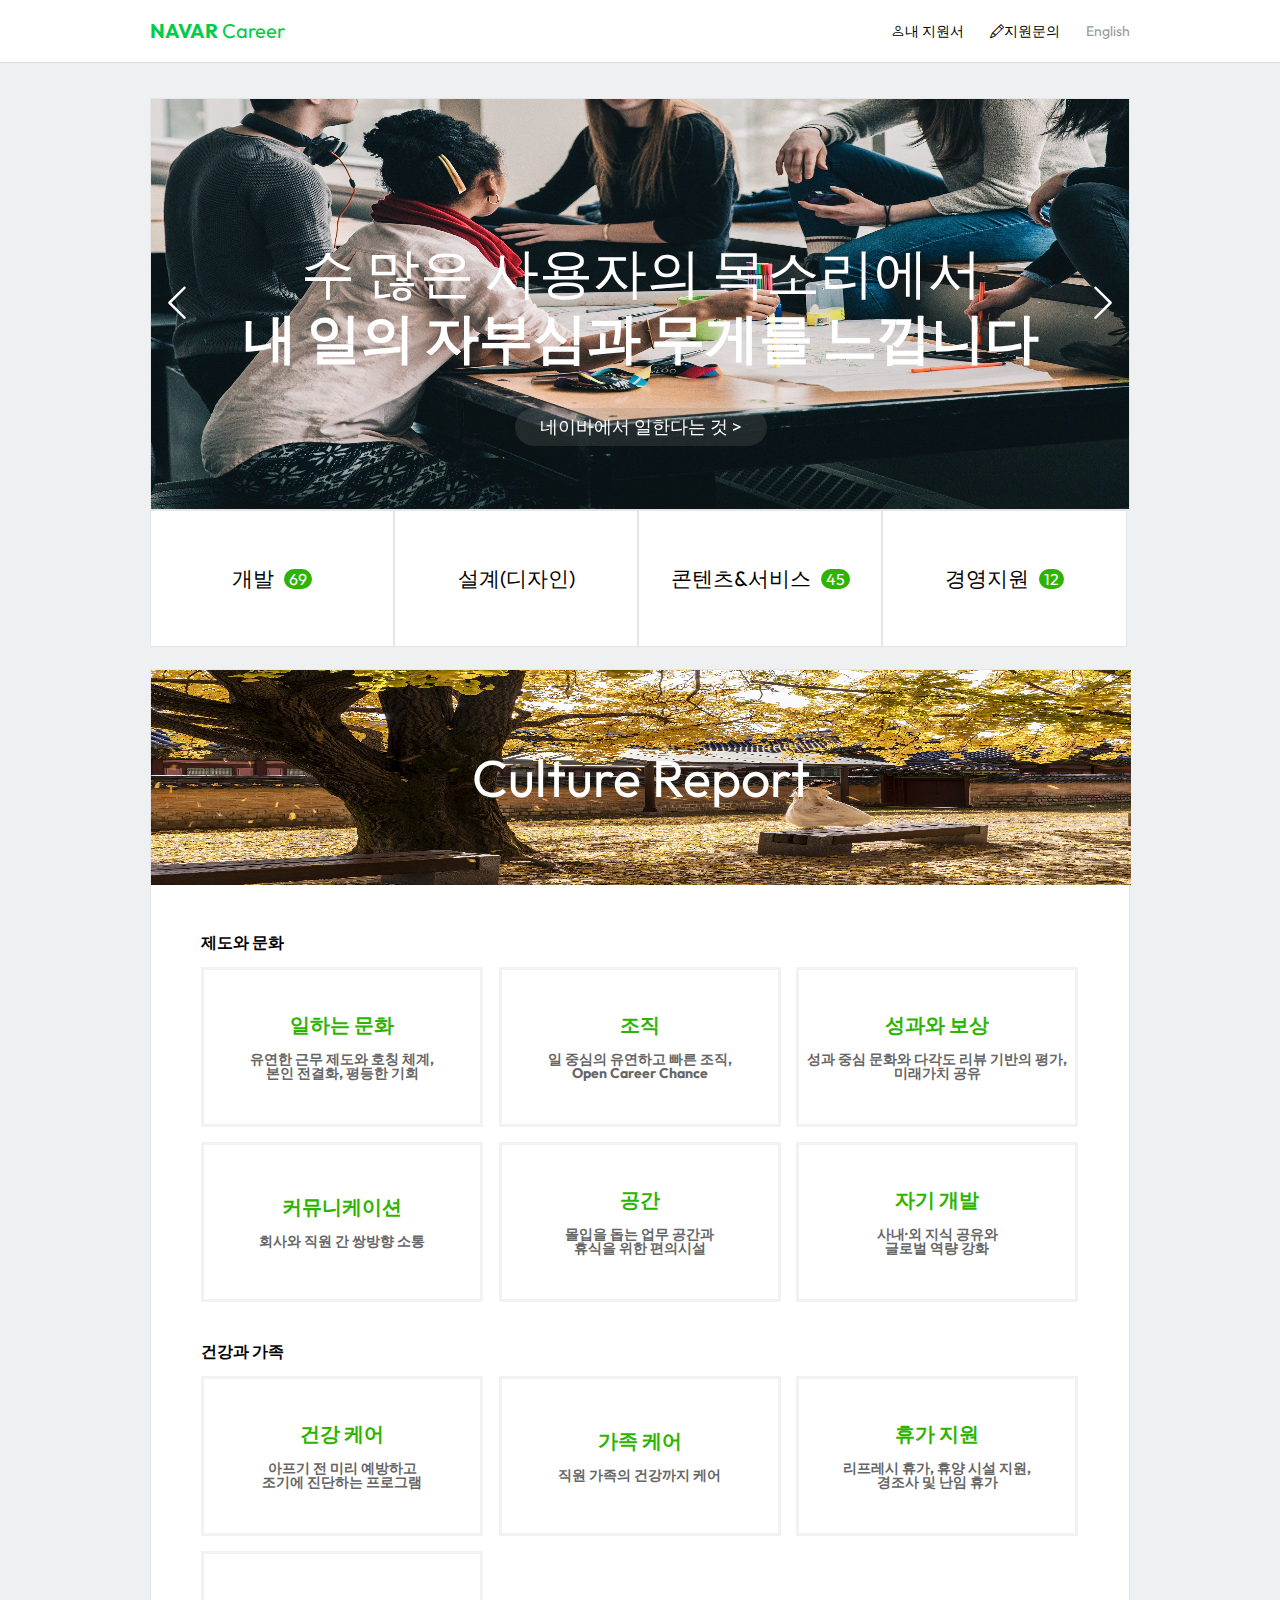
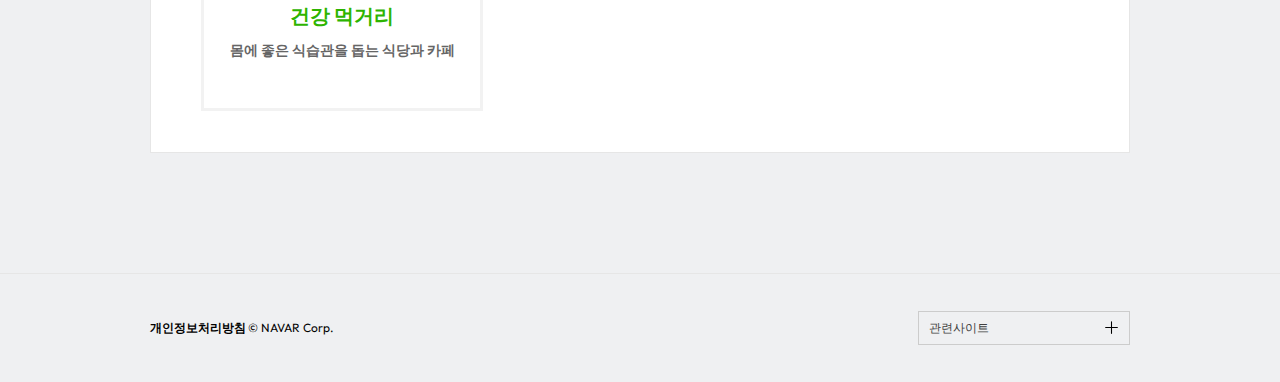
<file: naver_clone/index.html>
<!DOCTYPE html>
<html lang="ko">
<head>
    <meta charset="UTF-8">
    <meta http-equiv="X-UA-Compatible" content="IE=edge">
    <meta name="viewport" content="width=device-width, initial-scale=1.0">
    <title>navar</title>
    <link rel="stylesheet" href="reset.css">
    <link rel="stylesheet" href="https://cdn.jsdelivr.net/npm/bootstrap-icons@1.7.1/font/bootstrap-icons.css">
    <link rel="preconnect" href="https://fonts.googleapis.com">
    <link rel="preconnect" href="https://fonts.gstatic.com" crossorigin>
    <link href="https://fonts.googleapis.com/css2?family=Outfit:wght@400;700;900&display=swap" rel="stylesheet">
    <link rel="stylesheet" href="style.css">
</head>
<body>
    <header>
        <div class="header-wrap">
            <nav>
                <h1><strong>NAVAR</strong> Career</h1>
                <button type="button" class="mobi-list_btn"><i class="bi bi-list"></i></button>
                <ul>
                    <li><a href=""><i class="bi bi-person"></i>내 지원서</a></li>
                    <li><a href=""><i class="bi bi-pencil"></i>지원문의</a></li>
                    <li><a href="" class="txt-changelang">English</a></li>
                </ul>
            </nav>
        </div>
    </header>

    <main>
        <section class="section-recruit">
            <h2 class="txt-hide">채용정보관련</h2>
            <div class="slider-box">
                <button type="button" class="btn-left"><i class="bi bi-chevron-left"></i></button>
                <button type="button" class="btn-right"><i class="bi bi-chevron-right"></i></button>
                <div class="slider">
                    <div class="item-slide">
                        <img src="circle-scatter-haikei.png" alt="" class="img-service">
                        <p class="txt-person">SHOW YOUR CONTENT<br>네이바 신입 공채 : 서비스&비즈니스 직군</p>
                        <a href="" class="link-naver_work">지원하기 > </a>
                    </div>
                    <div class="item-slide">
                        <img src="people-g74a918f9c_1920.jpg" alt="" class="img-person">
                        <p class="txt-person">수 많은 사용자의 목소리에서<br><strong>내 일의 자부심과 무게를 느낍니다</strong></p>
                        <a href="" class="link-naver_work">네이바에서 일한다는 것 > </a>
                    </div>
                    <div class="item-slide">
                        <img src="low-poly-grid-haikei.png" alt="" class="img-tec">
                        <p class="txt-person">BE ON THE FAST TRACK<br>네이바 월간 영입 : 기술직군</p>
                        <a href="" class="link-naver_work">지원하기 > </a>
                    </div>
                    <div class="item-slide">
                        <img src="circle-scatter-haikei.png" alt="" class="img-service">
                        <p class="txt-person">SHOW YOUR CONTENT<br>네이바 신입 공채 : 서비스&비즈니스 직군</p>
                        <a href="" class="link-naver_work">지원하기 > </a>
                    </div>
                    <div class="item-slide">
                        <img src="people-g74a918f9c_1920.jpg" alt="" class="img-person">
                        <p class="txt-person">수 많은 사용자의 목소리에서<br><strong>내 일의 자부심과 무게를 느낍니다</strong></p>
                        <a href="" class="link-naver_work">네이바에서 일한다는 것 > </a>
                    </div>
                    
                </div>
                
            </div>
            <ul>
                <li><a href="">개발</a></li>
                <li><a href="">설계(디자인)</a></li>
                <li><a href="">콘텐츠&서비스</a></li>
                <li><a href="">경영지원</a></li>
            </ul>
        </section>

        <section class="section-culture">
            <h2 class="txt-hide">회사문화관련</h2>
            <div class="imgbox">
                <img src="gyeongbok-palace-gc2d291620_1920.jpg" alt="" class="img-cultrue">
                <em class="txt-culture">Culture Report</em>
            </div>
            <ul class="list-culture_wrap">
                <li class="policy-culture">
                    제도와 문화
                    <ul class="list-policy_culture">
                        <a href="">
                            <li>
                                <em>일하는 문화</em>
                                <p>유연한 근무 제도와 호칭 체계,<br> 본인 전결화, 평등한 기회</p>
                            </li>
                        </a>
                        <a href="">
                            <li>
                                <em>조직</em>
                                <p>일 중심의 유연하고 빠른 조직,<br> Open Career Chance</p>
                            </li>
                        </a>
                        <a href="">
                            <li>
                                <em>성과와 보상</em>
                                <p>성과 중심 문화와 다각도 리뷰 기반의 평가,<br> 미래가치 공유</p>
                            </li>
                        </a>
                        <a href="">
                            <li>
                                <em>커뮤니케이션</em>
                                <p>회사와 직원 간 쌍방향 소통</p>
                            </li>
                        </a>
                        <a href="">
                            <li>
                                <em>공간</em>
                                <p>몰입을 돕는 업무 공간과<br> 휴식을 위한 편의시설</p>
                            </li>
                        </a>
                        <a href="">
                            <li>
                                <em>자기 개발</em>
                                <p>사내·외 지식 공유와<br> 글로벌 역량 강화</p> 
                            </li>
                        </a>
                    
                    </ul>
                </li>

                <li class="policy-culture">건강과 가족
                    <ul class="list-policy_culture">
                        <a href="">
                            <li>
                                <em>건강 케어</em>
                                <p>아프기 전 미리 예방하고<br>조기에 진단하는 프로그램</p>
                            </li>
                        </a>
                        <a href="">
                            <li>
                                <em>가족 케어</em>
                                <p>직원 가족의 건강까지 케어</p>
                            </li>
                        </a>
                        <a href="">
                            <li>
                                <em>휴가 지원</em>
                                <p>리프레시 휴가, 휴양 시설 지원,<br> 경조사 및 난임 휴가</p>
                            </li>
                        </a>
                        <a href="">
                            <li>
                                <em>건강 먹거리</em>
                                <p>몸에 좋은 식습관을 돕는 식당과 카페</p>
                            </li>
                        </a>
                    </ul>
                </li>
            </ul>
        </section>

    </main>
        <footer>
            <h2 class="txt-hide">하단</h2>
            <div class="footer-content">
                <!--임시 -->
                <div class="pc-footer">
                    <strong><a href="">개인정보처리방침 </a></strong>
                    <a href=""> © NAVAR Corp.</a>
                </div>

                <div class="mobi-footer">
                    <a href="" class="link-pc_ver">PC버전</a>
                    <strong><a href="">개인정보처리방침 </a></strong>
                    <a href=""> © NAVAR Corp.</a>
                </div>

                <details class="details-relation">
                    <summary class="btn-relation_site">관련사이트</summary>
                    <ul class="list-relation_list">
                        <li><a href="">NAVAR Corporation</a></li>
                        <li><a href="">NAVAR Developers</a></li>
                        <li><a href="">NAVAR Design</a></li>
                    </ul>
                </details>
            </div>

        </footer>

        <script>
            
            let slider = document.querySelector(".slider");
            let sliderContents = document.querySelectorAll(".item-slide");
            
            let sliderWidth= sliderContents[0].offsetWidth;
            
            
            let btnLeft = document.querySelector(".btn-left");
            let btnRight = document.querySelector(".btn-right");
            let slideSpeed = 1000;
            const startNum=0;

            //슬라이더 안의 자식요소 갯수
            let sliderLength= slider.childElementCount;

        

            slider.style.transform = "translate3d(-"+(sliderWidth*(startNum+1))+"px, 0px, 0px";

            
            let curIndex =startNum;
            let curSlide = sliderContents[curIndex];
            

            btnRight.addEventListener('click',function(){
                if(curIndex<=sliderLength-1){
                    slider.style.transition = slideSpeed+"ms";
                    slider.style.transform = "translate3d(-"+(sliderWidth *(curIndex+2))+"px, 0px, 0px)";
                    console.log(slider.style.transform);
                }
                if(curIndex===sliderLength-3){
                    setTimeout(function(){
                        slider.style.transition ="0ms";
                        slider.style.transform = "translate3d(-"+sliderWidth+"px,0px,0px)";
                    },990);
                    curIndex=-1;
                }
                ++curIndex;
            });

            btnLeft.addEventListener('click',function(){
                if(curIndex>=0){
                    
                    slider.style.transition = slideSpeed+"ms";
                    slider.style.transform = "translate3d(-"+(sliderWidth *(curIndex))+"px, 0px, 0px)";
                    console.log(slider.style.transform);
                }   
                if(curIndex===0){
                    setTimeout(function(){
                        slider.style.transition ="0ms";
                        slider.style.transform = "translate3d(-"+ sliderWidth*(sliderLength-2)+ "px,0px,0px)";
                    },990);
                    curIndex=sliderLength-2;
                }
                --curIndex;
            });
           



            // let moveSlider = slider.animate([

            //     {transform: 'translateX(0px)'},
            //     {transform: 'translateX(0px)'},
            //     {transform: `translateX(-${itemw}px)`},
            //     {transform: `translateX(-${itemw}px)`},
                
            //     ],{
            //         duration:1000,
            //     });

            // moveSlider.onfinish = function(){
            //     let firstItem = slider.removeChild(slider.firstElementChild);

            //     slider.appendChild(firstItem);

            //     moveSlider.play();
            // }
            
            

        </script>
</body>
</html>
</file>
<file: naver_clone/style.css>
.txt-hide{
    position: absolute;
    clip: (0 0 0 0);
    width: 1px;
    height: 1px;
    margin: -1px;
    overflow: hidden;
}

body{
    background-color: #eff0f2;
    font-family: 'Outfit', sans-serif;
}

/* 상단 */
header{
    border-bottom:1px solid #dcdde0;
    background-color: #fff;
    margin-bottom: 35px;
}
.mobi-list_btn{
    display: none;
}
.header-wrap{
    width: 980px;
    margin: 0 auto;
}

nav{
    display: flex;
    justify-content: space-between;
}

nav ul{
    display: flex;
    align-items: center;
    font-size: 14px;
}

nav ul li:nth-child(n+2){
    margin-left: 26px;
}

.txt-changelang{
    color:#999999;
}

h1{
    margin: 21px 0 21px 0;
    color:#00cc49;
    font-size: 20px;
}
strong{
    font-weight: 900;
}


/* 컨텐츠 */
main{
    width: 980px;
    margin: 0 auto;
}

.slider-box{
    width: 980px;
    height: 412px;
    box-sizing: border-box;
    border:1px solid #e6e6e6;
    background-color: #fff;
    position: relative;
    display: flex;
    overflow: hidden;
}
.slider{
   
}

.btn-left, .btn-right{
    position: absolute;
    z-index: 100;
    top:50%;
    transform: translateY(-50%);
    background: none;
    border: none;
    cursor: pointer;
}
.btn-right{
    right: 0;
}

.bi-chevron-left, .bi-chevron-right{
    font-size: 40px;
    color:#fff;
}

.item-slide{
    position: absolute;
    width: 980px;
    height: 412px;
    left: 0;
    right: 0;
    top:0;
    
}

.item-slide:nth-child(1){
    transform: translateX(0);
}
.item-slide:nth-child(2){
    transform: translateX(980px);
}
.item-slide:nth-child(3){
    transform: translateX(1960px);
}
.item-slide:nth-child(4){
    transform: translateX(2940px);
}
.item-slide:nth-child(5){
    transform: translateX(3920px);
}


.item-slide img{
    width:100%;
    height: 100%;
}

.txt-person{
    font-size: 54px;
    line-height: 65px;
    width: 800px;
    position: absolute;
    text-align: center;
    top:50%;
    left: 50%;
    transform: translate(-50%, -50%);
    z-index: 20;
    color: #fff;
}

strong{
    font-weight: bold;
}

.link-naver_work{
    font-size: 18px;
    position: absolute;
    top:75%;
    left: 50%;
    text-align: center;
    transform: translate(-50%);
    color: #fff;
    width: 252px;
    padding: 10px 0;
    border-radius: 50px;
    background-color: rgba(128, 128, 128, 0.2);
    
}

.section-recruit ul{
    display: flex;
    margin-bottom: 22px;
}

.section-recruit ul li{
    width: 244px;
    height: 137px;
    font-size: 21px;
    display: flex;
    justify-content: center;
    align-items: center;
    
    box-sizing: border-box;
    border:1px solid #e6e6e6;
    background-color: #fff;
}

.section-recruit ul li:nth-child(1)::after, .section-recruit ul li:nth-child(3)::after, .section-recruit ul li:nth-child(4)::after{
    
    content: '69';
    color: #fff;
    font-size: 16px;
    padding: 2px 5px;
    background-color: #2db400;
    border-radius: 10px;
    margin-left: 10px;
}

.section-recruit ul li:nth-child(3)::after{
    
    content: '45';
}

.section-recruit ul li:nth-child(4)::after{
    
    content: '12';
}


.section-recruit ul li:last-child{
    width: 245px;
}

/* 문화 섹션 */

.section-culture{
    
    box-sizing: border-box;
    position: relative;
    background-color: #fff;
    border:1px solid #e6e6e6;
    margin-bottom: 120px;
}



.imgbox{
    width: 980px;
    height: 215px;
    margin-bottom: 49px;
    position: relative;
}
.img-cultrue{
    position: absolute;
    width: 100%;
    height: 100%;
    left: 0;
    right: 0;
}

.txt-culture{
    font-size: 52px;
    position: absolute;
    text-align: center;
    top:50%;
    left: 50%;
    transform: translate(-50%, -50%);
    z-index: 20;
    color: #fff;
    
}

.section-culture .list-culture_wrap{
    
    margin: 0 50px;
    
}





.section-culture ul .list-policy_culture{
    margin-top: 17px;
    display: grid;
    grid-template-columns: repeat(3, 1fr);
    grid-template-rows: repeat(2,1fr);
    gap:15px;
}

.policy-culture{
    margin-bottom: 41px;
    font-weight: bold;
}

.section-culture ul .list-policy_culture li{
    width: 282px;
    height: 160px;
    box-sizing: border-box;
    border:3px solid rgba(230, 230, 230, 0.5);
    
    display: flex;
    flex-direction: column;
    justify-content: center;
    align-items: center;
}
.section-culture ul .list-policy_culture li:hover{
    border-color:rgba(230, 230, 230);
}

.section-culture ul .list-policy_culture li em{
    color:#2db400;
    font-size: 20px;
    margin-bottom: 17px;
    
}

.section-culture ul .list-policy_culture li p{
    font-size: 14px;
    text-align: center;
    color:#666666;
}

/* 푸터 */

footer{
    border-top: 1px solid #e6e6e6;
    
}
.footer-content{
    display: flex;
    justify-content: space-between;
    align-items: center;
    width: 980px;
    margin: 37px auto;
    font-size: 12px;
}

.mobi-footer{
    display: none;
}


.details-relation{
    position: relative;
}

.details-relation > summary{
    list-style: none;
    
}

.details-relation > summary::after{
    content: '';
    position: absolute;
    width: 17px;
    height: 17px;
    background-image: url(plus-lg.svg);
    background-size: cover;
    right: 10px;
    margin: -3px 0 0 100px;
}

.details-relation > ul{
    display: flex;
    flex-direction: column;
    max-width:212px;
    
    background-color: #fff;
    position: absolute;
    bottom:34px;
    padding:16px 0;
    font-size: 12px;
}

.details-relation > .list-relation_list{
    width:212px;
    border:1px solid #ccc;
    border-bottom: none;
    box-sizing: border-box;
    padding: 18px 12px 20px 20px;
}

.details-terms > ul li, .details-relation > ul li:nth-child(n+2){
    
    margin-top: 12px;

}

.details-relation[open] > summary{
    background-color: #fff;
}

.details-relation[open] > summary::after{
    transform: rotate(45deg);
    
}

.details-relation > summary:hover{
    cursor: pointer;
}

.btn-relation_site{
    width: 190px;
    padding: 10px 10px;
    color:#404040;
    border:1px solid #ccc;
}


@media screen and (max-width: 376px) {

    /* 상단 */
    header{
        border-bottom:none;
        background-color:rgba(0, 0, 0, 0);
        margin-bottom: 0;
        position: absolute;
        z-index: 1;
    }

    .mobi-list_btn{
        display: block;
        background: none;
        border:none;
    }
    .bi-list{
        color:#fff;
        font-size: 20px;
    }

    .header-wrap{
        width: 100%;
        margin: 0 auto;
    }
    
    nav{
        width: 175%;
        display: flex;
        justify-content: space-between;
        margin: 15px;
    }
    
    nav ul{
        display: none;
        align-items: center;
        font-size: 14px;
    }
    
    nav ul li:nth-child(n+2){
        margin-left: 0;
    }
    
    .txt-changelang{
        color:#999999;
    }
    
    h1{
        margin: 0;
        color:#fff;
        font-size: 20px;
    }
    strong{
        font-weight: 900;
    }
    
    
    /* 컨텐츠 */
    main{
        width: 100%;
        margin: 0 auto;
    }
    
    .slider-box{
        width: 375px;
        height: 314px;
        box-sizing: border-box;
        border:none;
        
        
    }
    
    .slider{
        width: 100%;
        height: 100%;
    }

    .item-slide{
        position: absolute;
        width: 100%;
        height: 100%;
        left: 0;
        right: 0;
        
    }

    
.item-slide:nth-child(1){
    transform: translateX(0);
}
.item-slide:nth-child(2){
    transform: translateX(375px);
}
.item-slide:nth-child(3){
    transform: translateX(750px);
}
.item-slide:nth-child(4){
    transform: translateX(1125px);
}
.item-slide:nth-child(5){
    transform: translateX(1500px);
}
    .item-slide img{
        width:100%;
        height: 100%;
    }

    .bi-chevron-left, .bi-chevron-right{
        font-size: 20px;
        color:#fff;
    }


    
    .txt-person{
        font-size: 22px;
        line-height: 35px;
        width: 100%;
        position: absolute;
        text-align: center;
        top:50%;
        left: 50%;
        transform: translate(-50%, -50%);
        z-index: 20;
        color: #fff;
    }
    
    strong{
        font-weight: 900;
    }
    
    .link-naver_work{
        font-size: 14px;
        position: absolute;
        top:75%;
        left: 50%;
        text-align: center;
        transform: translate(-50%);
        color: #fff;
        width: 165px;
        padding: 10px 0;
        border-radius: 50px;
        background-color: rgba(128, 128, 128, 0);
        
    }
    
    .section-recruit ul{
        display: flex;
        flex-wrap: wrap;
        margin-bottom: 7px;
        
    }
    
    .section-recruit ul li{
        width: 187.5px;
        height: 78px;
        font-size: 18px;
        display: flex;
        justify-content: center;
        align-items: center;
        border:0.5px solid #e6e6e6;
        box-sizing: border-box;
        
        background-color: #fff;
    }
    
    .section-recruit ul li:nth-child(1)::after, .section-recruit ul li:nth-child(3)::after, .section-recruit ul li:nth-child(4)::after{
        
        content: '69';
        color: #fff;
        font-size: 16px;
        padding: 2px 5px;
        background-color: #2db400;
        border-radius: 10px;
        margin-left: 10px;
    }
    
    .section-recruit ul li:nth-child(3)::after{
        
        content: '45';
    }
    
    .section-recruit ul li:nth-child(4)::after{
        
        content: '12';
    }
    
    
    
    .section-recruit ul li:last-child{
        width: 187.5px;
        height: 78px;
        
    }
    
    /* 문화 섹션 */
    
    .section-culture{
        padding: 0 20px;
        box-sizing: border-box;
        position: relative;
        background-color: #fff;
        border:1px solid #e6e6e6;
        margin-bottom: 0;
    }
    
    
    
    .imgbox{
        width: 100%;
        padding: 24px 0 20px;
        height: 69px;
        box-sizing: border-box;
        margin-bottom: 20px;
        
        position: relative;
        border-bottom: 1px solid #e6e6e6;
    }
    .img-cultrue{
        
        display: none;
    }
    
    .txt-culture{
        font-size: 24px;
        position: absolute;
        text-align: left;
        top:35px;
        left: 80px;
        
        z-index: 2;
        color: #34d052;
        
    }
    
    .section-culture .list-culture_wrap{
        
        margin:0;
        
    }
    
    
    
    
    
    .section-culture ul .list-policy_culture{
        margin-top: 17px;
        display: flex;
        flex-direction: column;
        gap:0;
    }
    
    .policy-culture{
        margin-bottom: 41px;
        font-weight: bold;
    }
    
    .section-culture ul .list-policy_culture li{
        width: 100%;
        height: 105px;
        box-sizing: border-box;
        border: none;
        border-bottom: 1px solid #e6e6e6;
        
        display: flex;
        flex-direction: column;
        justify-content:center;
        align-items: flex-start;
    }

    .section-culture ul .list-policy_culture a:nth-child(1){
        border-top: 2px solid black;
    }

    .section-culture ul .list-policy_culture li:hover{
        border-color:rgba(230, 230, 230);
    }
    
    .section-culture ul .list-policy_culture li em{
        color:#000;
        font-size: 20px;
        font-weight: 600;
        margin-bottom: 17px;
        
    }
    
    .section-culture ul .list-policy_culture li p{
        font-size: 14px;
        text-align:left;
        font-weight: 500;
        color:#666666;
    }

    .section-culture ul .list-policy_culture li p br{
        display: none;
    }
    
    /* 푸터 */
    
    footer{
        border-top: 1px solid #e6e6e6;
        
    }
    .footer-content{
        display: flex;
        justify-content: center;
        align-items: center;
        width: 100%;
        margin: 37px auto;
        font-size: 14px;
        
    }
    .footer-content .pc-footer{
        display: none;
    }
    
    .mobi-footer{
        width: 50%;
        color:#b2b2b2;
        display: block;
        margin-top: -10px;
        text-align: center;
    }

    .mobi-footer strong{
        padding-left: 8px;
        line-height: 30px;
    }

    .link-pc_ver{
        border-right: 1px solid #b2b2b2;
        padding-right: 8px;
    }
    
    .details-relation{
        display: none;
        position: relative;
    }
    
}
</file>
